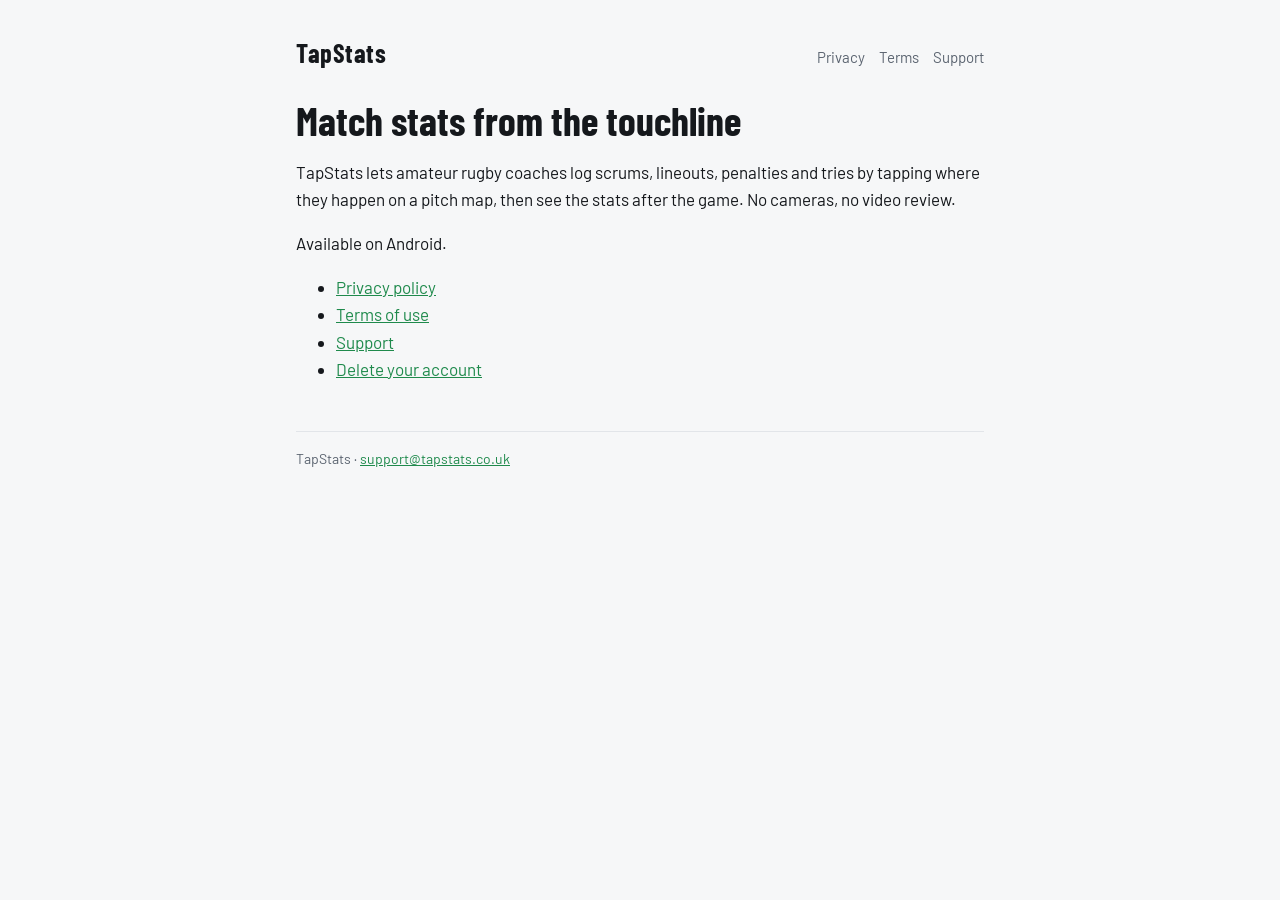
<file: index.html>
<!doctype html>
<html lang="en-GB">
<head>
<meta charset="utf-8">
<meta name="viewport" content="width=device-width, initial-scale=1">
<title>TapStats</title>
<link rel="preconnect" href="https://fonts.googleapis.com">
<link href="https://fonts.googleapis.com/css2?family=Barlow:wght@400;600&family=Barlow+Condensed:wght@700&display=swap" rel="stylesheet">
<link rel="stylesheet" href="style.css">
</head>
<body>
<main>
<header class="site">
  <a class="brand" href="./">TapStats</a>
  <nav><a href="privacy/">Privacy</a><a href="terms/">Terms</a><a href="support/">Support</a></nav>
</header>
<h1>Match stats from the touchline</h1>
<p>TapStats lets amateur rugby coaches log scrums, lineouts, penalties and tries by tapping where they happen on a pitch map, then see the stats after the game. No cameras, no video review.</p>
<p>Available on Android.</p>
<ul>
  <li><a href="privacy/">Privacy policy</a></li>
  <li><a href="terms/">Terms of use</a></li>
  <li><a href="support/">Support</a></li>
  <li><a href="delete-account/">Delete your account</a></li>
</ul>
<footer>TapStats · <a href="mailto:support@tapstats.co.uk">support@tapstats.co.uk</a></footer>
</main>
</body>
</html>
</file>
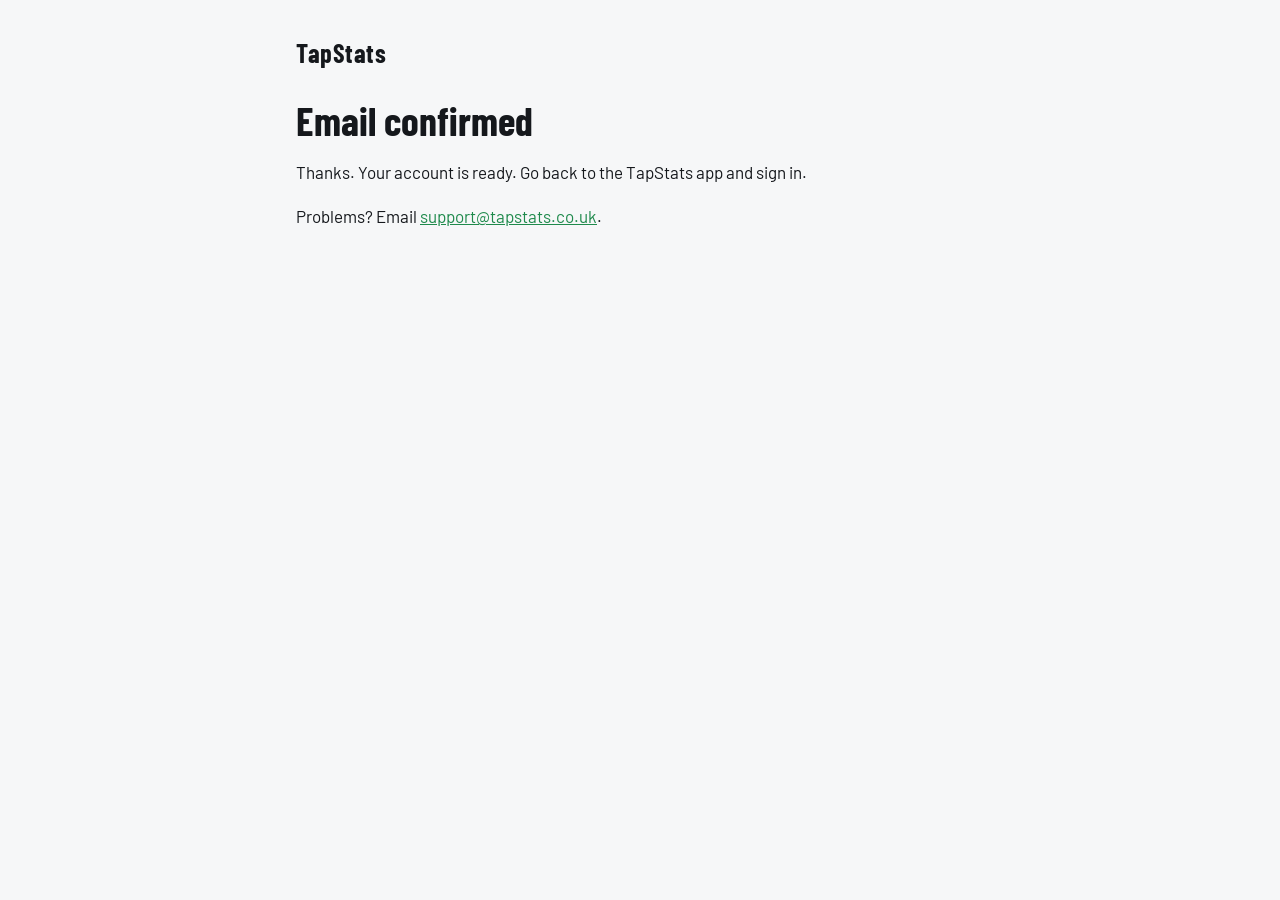
<file: confirmed/index.html>
<!doctype html>
<html lang="en-GB">
<head>
<meta charset="utf-8">
<meta name="viewport" content="width=device-width, initial-scale=1">
<title>Email confirmed · TapStats</title>
<link rel="preconnect" href="https://fonts.googleapis.com">
<link href="https://fonts.googleapis.com/css2?family=Barlow:wght@400;600&family=Barlow+Condensed:wght@700&display=swap" rel="stylesheet">
<link rel="stylesheet" href="../style.css">
</head>
<body>
<main>
<header class="site"><a class="brand" href="../">TapStats</a></header>
<h1>Email confirmed</h1>
<p>Thanks. Your account is ready. Go back to the TapStats app and sign in.</p>
<p>Problems? Email <a href="mailto:support@tapstats.co.uk">support@tapstats.co.uk</a>.</p>
</main>
</body>
</html>
</file>
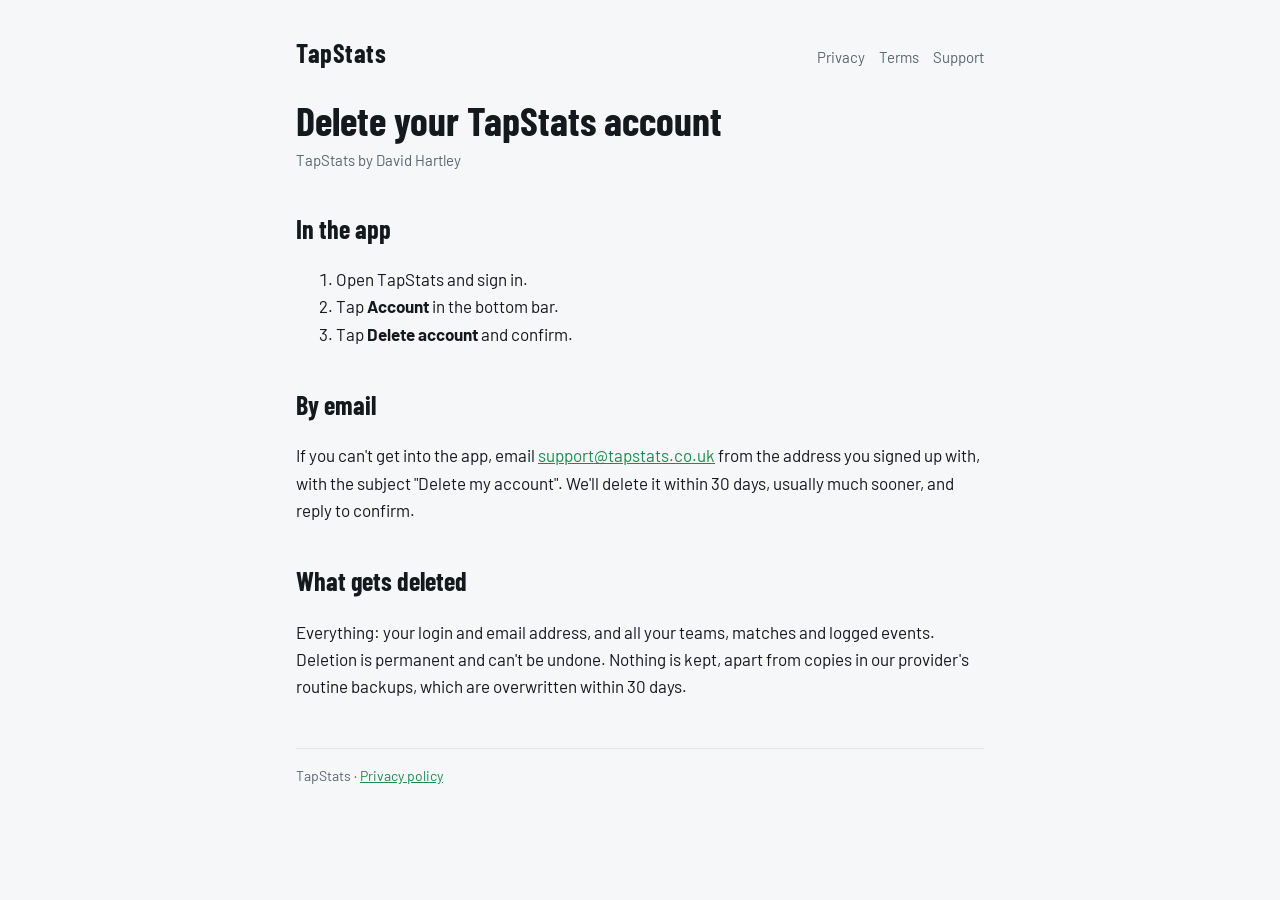
<file: delete-account/index.html>
<!doctype html>
<html lang="en-GB">
<head>
<meta charset="utf-8">
<meta name="viewport" content="width=device-width, initial-scale=1">
<title>Delete your account · TapStats</title>
<link rel="preconnect" href="https://fonts.googleapis.com">
<link href="https://fonts.googleapis.com/css2?family=Barlow:wght@400;600&family=Barlow+Condensed:wght@700&display=swap" rel="stylesheet">
<link rel="stylesheet" href="../style.css">
</head>
<body>
<main>
<header class="site">
  <a class="brand" href="../">TapStats</a>
  <nav><a href="../privacy/">Privacy</a><a href="../terms/">Terms</a><a href="../support/">Support</a></nav>
</header>

<h1>Delete your TapStats account</h1>
<p class="meta">TapStats by David Hartley</p>

<h2>In the app</h2>
<ol>
  <li>Open TapStats and sign in.</li>
  <li>Tap <strong>Account</strong> in the bottom bar.</li>
  <li>Tap <strong>Delete account</strong> and confirm.</li>
</ol>

<h2>By email</h2>
<p>If you can't get into the app, email <a href="mailto:support@tapstats.co.uk?subject=Delete%20my%20TapStats%20account">support@tapstats.co.uk</a> from the address you signed up with, with the subject "Delete my account". We'll delete it within 30 days, usually much sooner, and reply to confirm.</p>

<h2>What gets deleted</h2>
<p>Everything: your login and email address, and all your teams, matches and logged events. Deletion is permanent and can't be undone. Nothing is kept, apart from copies in our provider's routine backups, which are overwritten within 30 days.</p>

<footer>TapStats · <a href="../privacy/">Privacy policy</a></footer>
</main>
</body>
</html>
</file>
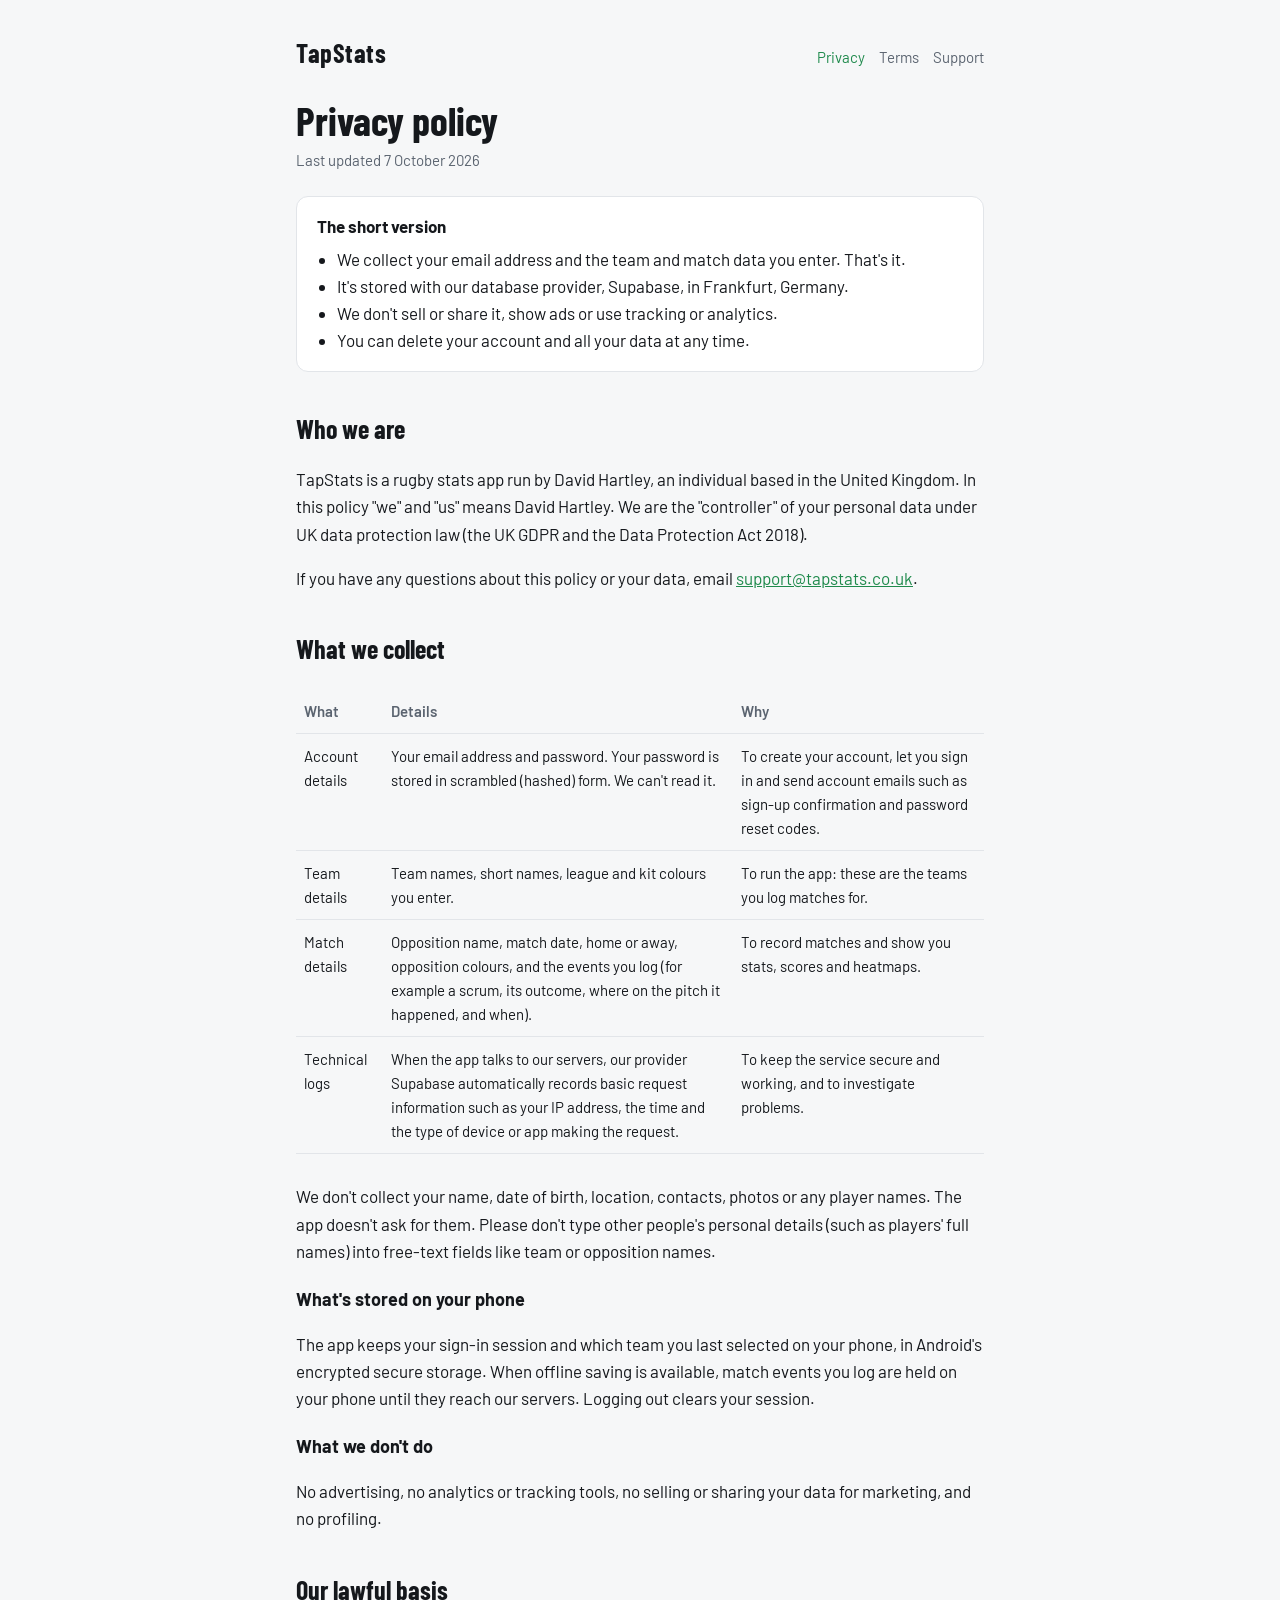
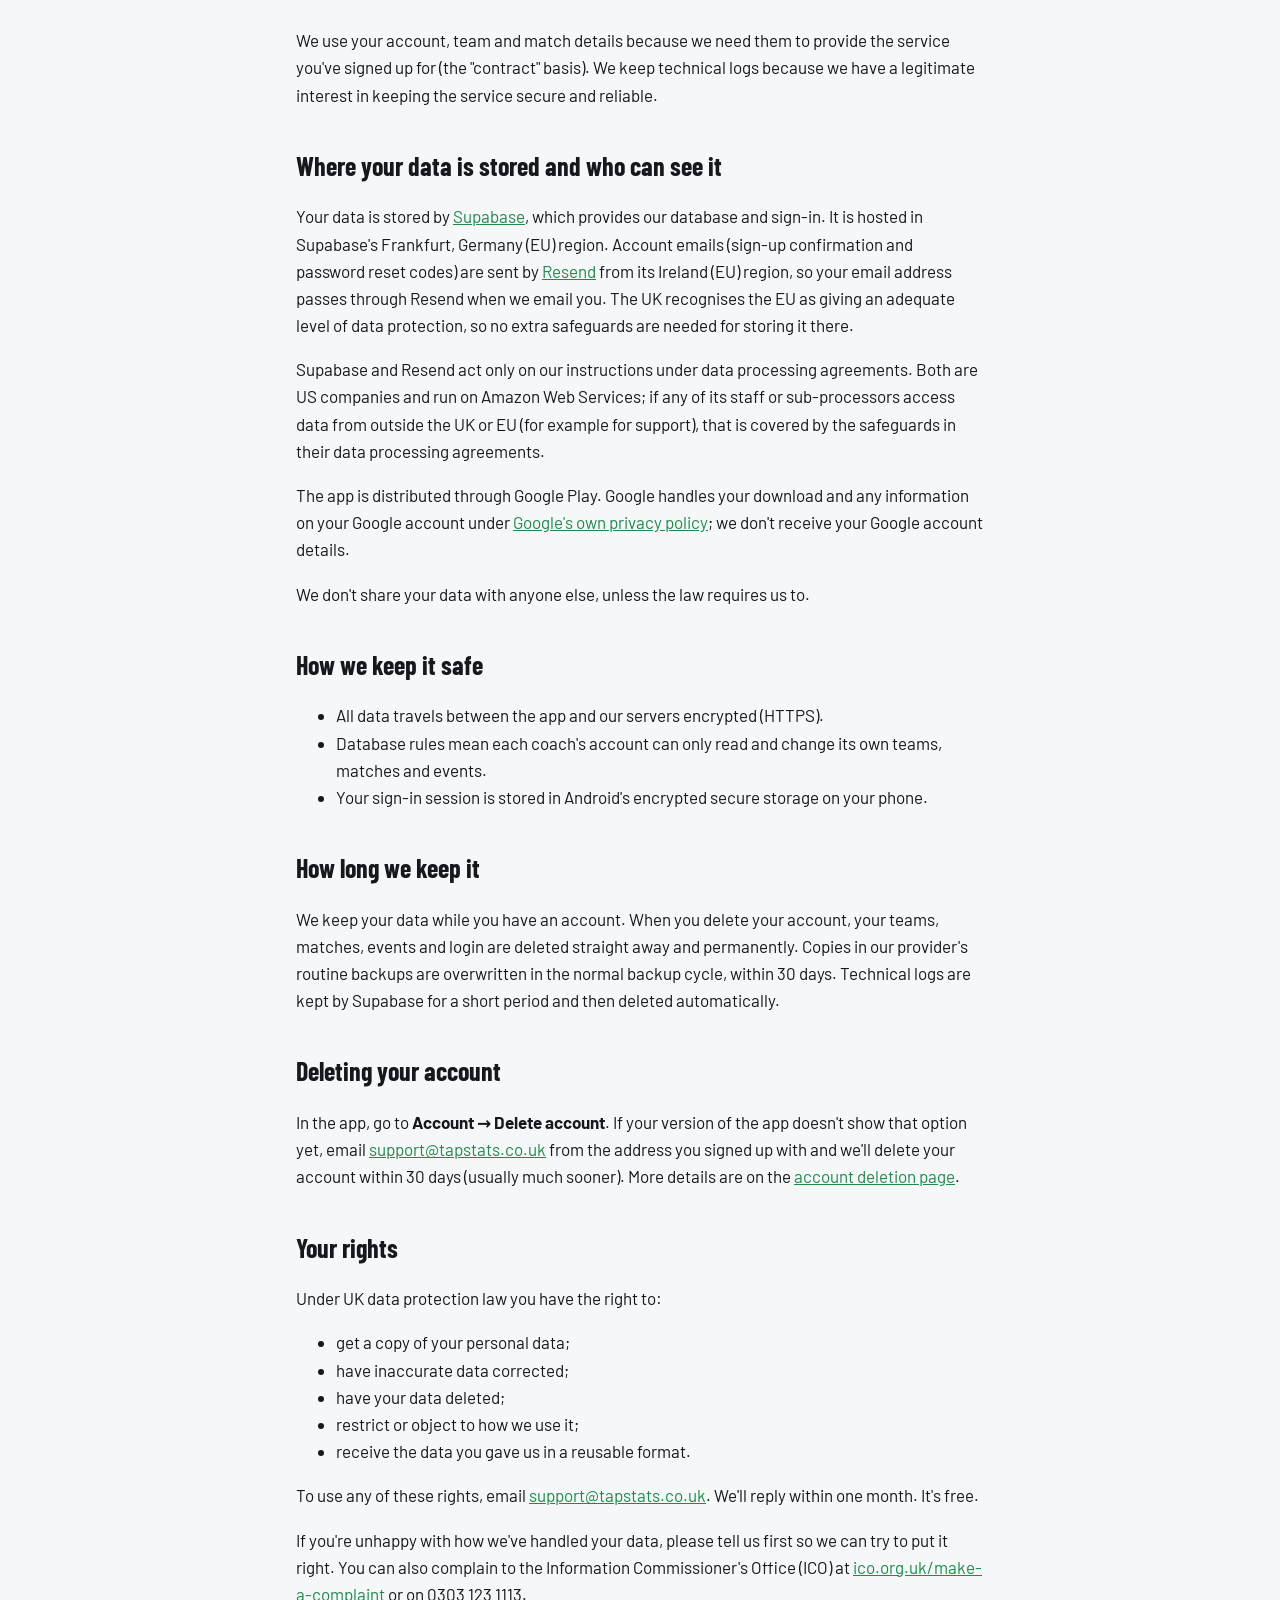
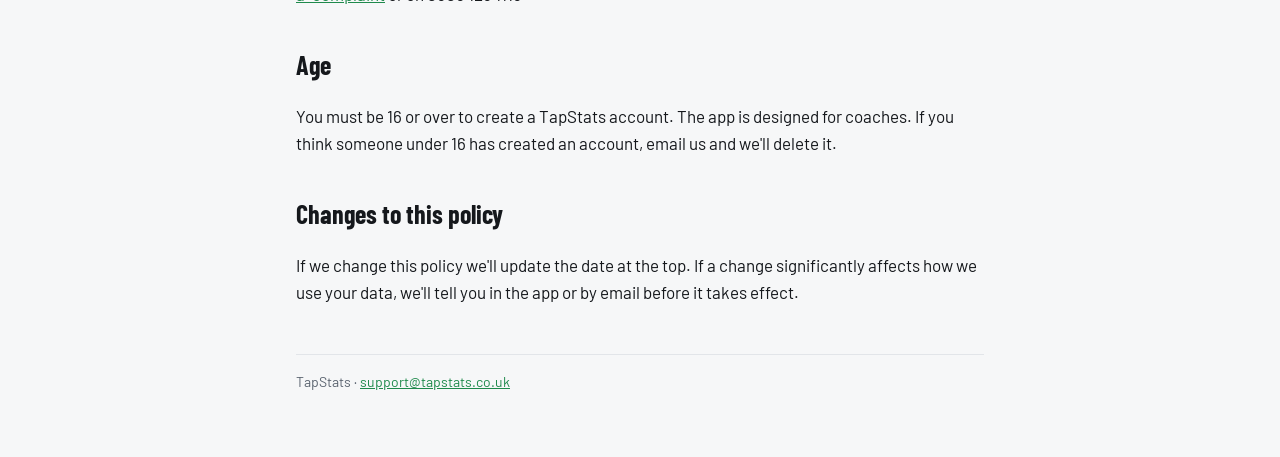
<file: privacy/index.html>
<!doctype html>
<html lang="en-GB">
<head>
<meta charset="utf-8">
<meta name="viewport" content="width=device-width, initial-scale=1">
<title>Privacy policy · TapStats</title>
<link rel="preconnect" href="https://fonts.googleapis.com">
<link href="https://fonts.googleapis.com/css2?family=Barlow:wght@400;600&family=Barlow+Condensed:wght@700&display=swap" rel="stylesheet">
<link rel="stylesheet" href="../style.css">
</head>
<body>
<main>
<header class="site">
  <a class="brand" href="../">TapStats</a>
  <nav><a href="../privacy/" aria-current="page">Privacy</a><a href="../terms/">Terms</a><a href="../support/">Support</a></nav>
</header>

<h1>Privacy policy</h1>
<p class="meta">Last updated 7 October 2026</p>

<div class="summary">
  <strong>The short version</strong>
  <ul>
    <li>We collect your email address and the team and match data you enter. That's it.</li>
    <li>It's stored with our database provider, Supabase, in Frankfurt, Germany.</li>
    <li>We don't sell or share it, show ads or use tracking or analytics.</li>
    <li>You can delete your account and all your data at any time.</li>
  </ul>
</div>

<h2>Who we are</h2>
<p>TapStats is a rugby stats app run by David Hartley, an individual based in the United Kingdom. In this policy "we" and "us" means David Hartley. We are the "controller" of your personal data under UK data protection law (the UK GDPR and the Data Protection Act 2018).</p>
<p>If you have any questions about this policy or your data, email <a href="mailto:support@tapstats.co.uk">support@tapstats.co.uk</a>.</p>

<h2>What we collect</h2>
<div class="table-wrap">
<table>
  <tr><th>What</th><th>Details</th><th>Why</th></tr>
  <tr><td>Account details</td><td>Your email address and password. Your password is stored in scrambled (hashed) form. We can't read it.</td><td>To create your account, let you sign in and send account emails such as sign-up confirmation and password reset codes.</td></tr>
  <tr><td>Team details</td><td>Team names, short names, league and kit colours you enter.</td><td>To run the app: these are the teams you log matches for.</td></tr>
  <tr><td>Match details</td><td>Opposition name, match date, home or away, opposition colours, and the events you log (for example a scrum, its outcome, where on the pitch it happened, and when).</td><td>To record matches and show you stats, scores and heatmaps.</td></tr>
  <tr><td>Technical logs</td><td>When the app talks to our servers, our provider Supabase automatically records basic request information such as your IP address, the time and the type of device or app making the request.</td><td>To keep the service secure and working, and to investigate problems.</td></tr>
</table>
</div>
<p>We don't collect your name, date of birth, location, contacts, photos or any player names. The app doesn't ask for them. Please don't type other people's personal details (such as players' full names) into free-text fields like team or opposition names.</p>

<h3>What's stored on your phone</h3>
<p>The app keeps your sign-in session and which team you last selected on your phone, in Android's encrypted secure storage. When offline saving is available, match events you log are held on your phone until they reach our servers. Logging out clears your session.</p>

<h3>What we don't do</h3>
<p>No advertising, no analytics or tracking tools, no selling or sharing your data for marketing, and no profiling.</p>

<h2>Our lawful basis</h2>
<p>We use your account, team and match details because we need them to provide the service you've signed up for (the "contract" basis). We keep technical logs because we have a legitimate interest in keeping the service secure and reliable.</p>

<h2>Where your data is stored and who can see it</h2>
<p>Your data is stored by <a href="https://supabase.com/privacy">Supabase</a>, which provides our database and sign-in. It is hosted in Supabase's Frankfurt, Germany (EU) region. Account emails (sign-up confirmation and password reset codes) are sent by <a href="https://resend.com/legal/privacy-policy">Resend</a> from its Ireland (EU) region, so your email address passes through Resend when we email you. The UK recognises the EU as giving an adequate level of data protection, so no extra safeguards are needed for storing it there.</p>
<p>Supabase and Resend act only on our instructions under data processing agreements. Both are US companies and run on Amazon Web Services; if any of its staff or sub-processors access data from outside the UK or EU (for example for support), that is covered by the safeguards in their data processing agreements.</p>
<p>The app is distributed through Google Play. Google handles your download and any information on your Google account under <a href="https://policies.google.com/privacy">Google's own privacy policy</a>; we don't receive your Google account details.</p>
<p>We don't share your data with anyone else, unless the law requires us to.</p>

<h2>How we keep it safe</h2>
<ul>
  <li>All data travels between the app and our servers encrypted (HTTPS).</li>
  <li>Database rules mean each coach's account can only read and change its own teams, matches and events.</li>
  <li>Your sign-in session is stored in Android's encrypted secure storage on your phone.</li>
</ul>

<h2>How long we keep it</h2>
<p>We keep your data while you have an account. When you delete your account, your teams, matches, events and login are deleted straight away and permanently. Copies in our provider's routine backups are overwritten in the normal backup cycle, within 30 days. Technical logs are kept by Supabase for a short period and then deleted automatically.</p>

<h2>Deleting your account</h2>
<p>In the app, go to <strong>Account → Delete account</strong>. If your version of the app doesn't show that option yet, email <a href="mailto:support@tapstats.co.uk">support@tapstats.co.uk</a> from the address you signed up with and we'll delete your account within 30 days (usually much sooner). More details are on the <a href="../delete-account/">account deletion page</a>.</p>

<h2>Your rights</h2>
<p>Under UK data protection law you have the right to:</p>
<ul>
  <li>get a copy of your personal data;</li>
  <li>have inaccurate data corrected;</li>
  <li>have your data deleted;</li>
  <li>restrict or object to how we use it;</li>
  <li>receive the data you gave us in a reusable format.</li>
</ul>
<p>To use any of these rights, email <a href="mailto:support@tapstats.co.uk">support@tapstats.co.uk</a>. We'll reply within one month. It's free.</p>
<p>If you're unhappy with how we've handled your data, please tell us first so we can try to put it right. You can also complain to the Information Commissioner's Office (ICO) at <a href="https://ico.org.uk/make-a-complaint/">ico.org.uk/make-a-complaint</a> or on 0303 123 1113.</p>

<h2>Age</h2>
<p>You must be 16 or over to create a TapStats account. The app is designed for coaches. If you think someone under 16 has created an account, email us and we'll delete it.</p>

<h2>Changes to this policy</h2>
<p>If we change this policy we'll update the date at the top. If a change significantly affects how we use your data, we'll tell you in the app or by email before it takes effect.</p>

<footer>TapStats · <a href="mailto:support@tapstats.co.uk">support@tapstats.co.uk</a></footer>
</main>
</body>
</html>
</file>
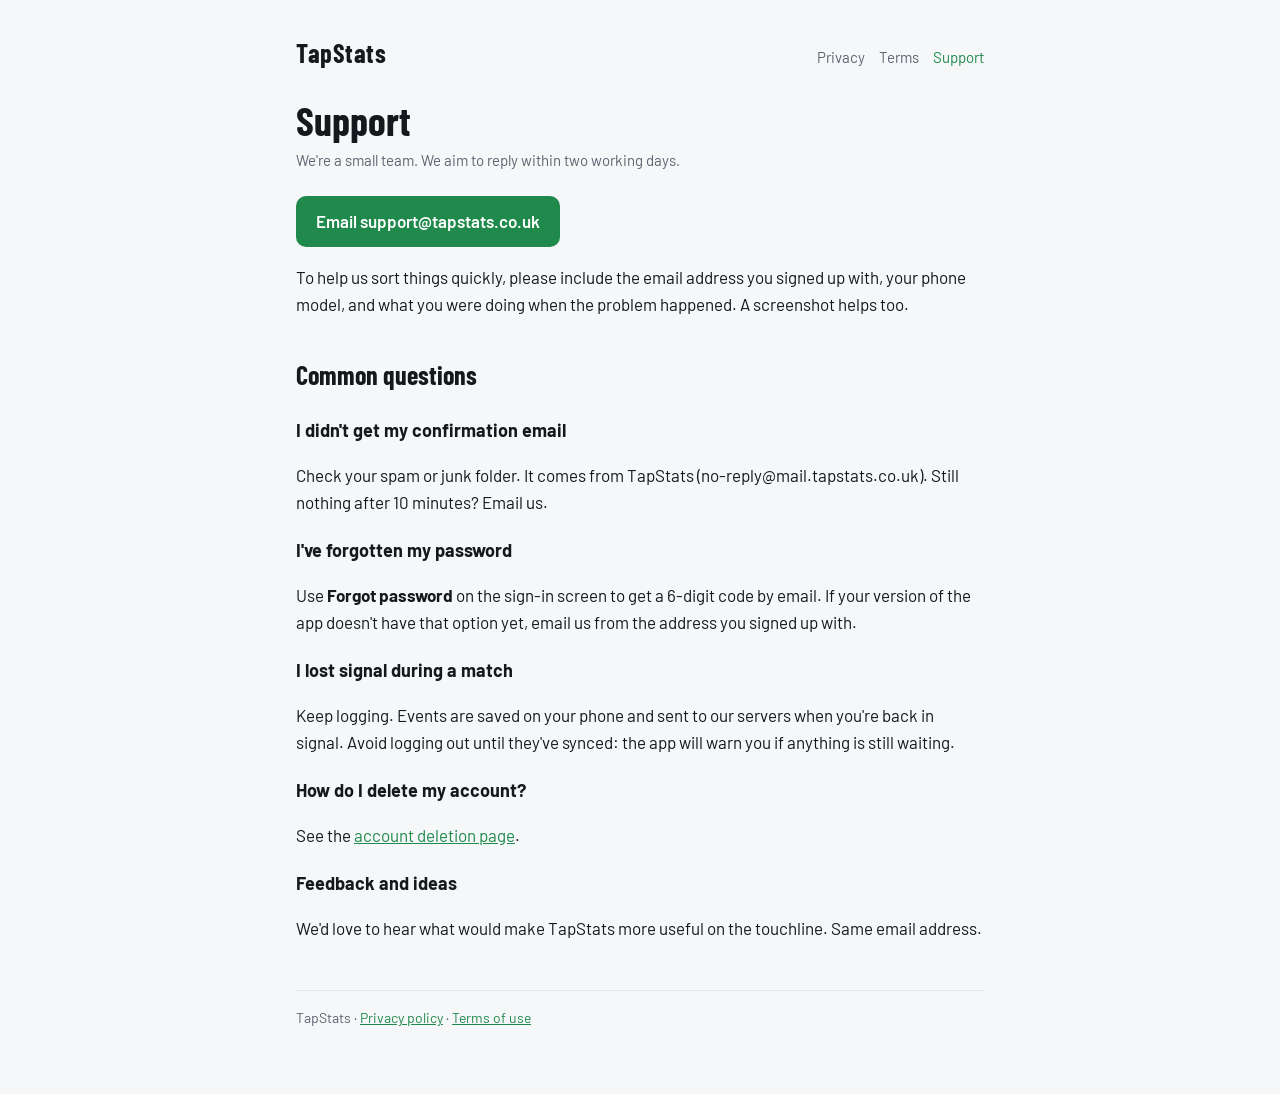
<file: support/index.html>
<!doctype html>
<html lang="en-GB">
<head>
<meta charset="utf-8">
<meta name="viewport" content="width=device-width, initial-scale=1">
<title>Support · TapStats</title>
<link rel="preconnect" href="https://fonts.googleapis.com">
<link href="https://fonts.googleapis.com/css2?family=Barlow:wght@400;600&family=Barlow+Condensed:wght@700&display=swap" rel="stylesheet">
<link rel="stylesheet" href="../style.css">
</head>
<body>
<main>
<header class="site">
  <a class="brand" href="../">TapStats</a>
  <nav><a href="../privacy/">Privacy</a><a href="../terms/">Terms</a><a href="../support/" aria-current="page">Support</a></nav>
</header>

<h1>Support</h1>
<p class="meta">We're a small team. We aim to reply within two working days.</p>

<p><a class="button" href="mailto:support@tapstats.co.uk?subject=TapStats%20support">Email support@tapstats.co.uk</a></p>
<p>To help us sort things quickly, please include the email address you signed up with, your phone model, and what you were doing when the problem happened. A screenshot helps too.</p>

<h2>Common questions</h2>

<h3>I didn't get my confirmation email</h3>
<p>Check your spam or junk folder. It comes from TapStats (no-reply@mail.tapstats.co.uk). Still nothing after 10 minutes? Email us.</p>

<h3>I've forgotten my password</h3>
<p>Use <strong>Forgot password</strong> on the sign-in screen to get a 6-digit code by email. If your version of the app doesn't have that option yet, email us from the address you signed up with.</p>

<h3>I lost signal during a match</h3>
<p>Keep logging. Events are saved on your phone and sent to our servers when you're back in signal. Avoid logging out until they've synced: the app will warn you if anything is still waiting.</p>

<h3>How do I delete my account?</h3>
<p>See the <a href="../delete-account/">account deletion page</a>.</p>

<h3>Feedback and ideas</h3>
<p>We'd love to hear what would make TapStats more useful on the touchline. Same email address.</p>

<footer>TapStats · <a href="../privacy/">Privacy policy</a> · <a href="../terms/">Terms of use</a></footer>
</main>
</body>
</html>
</file>
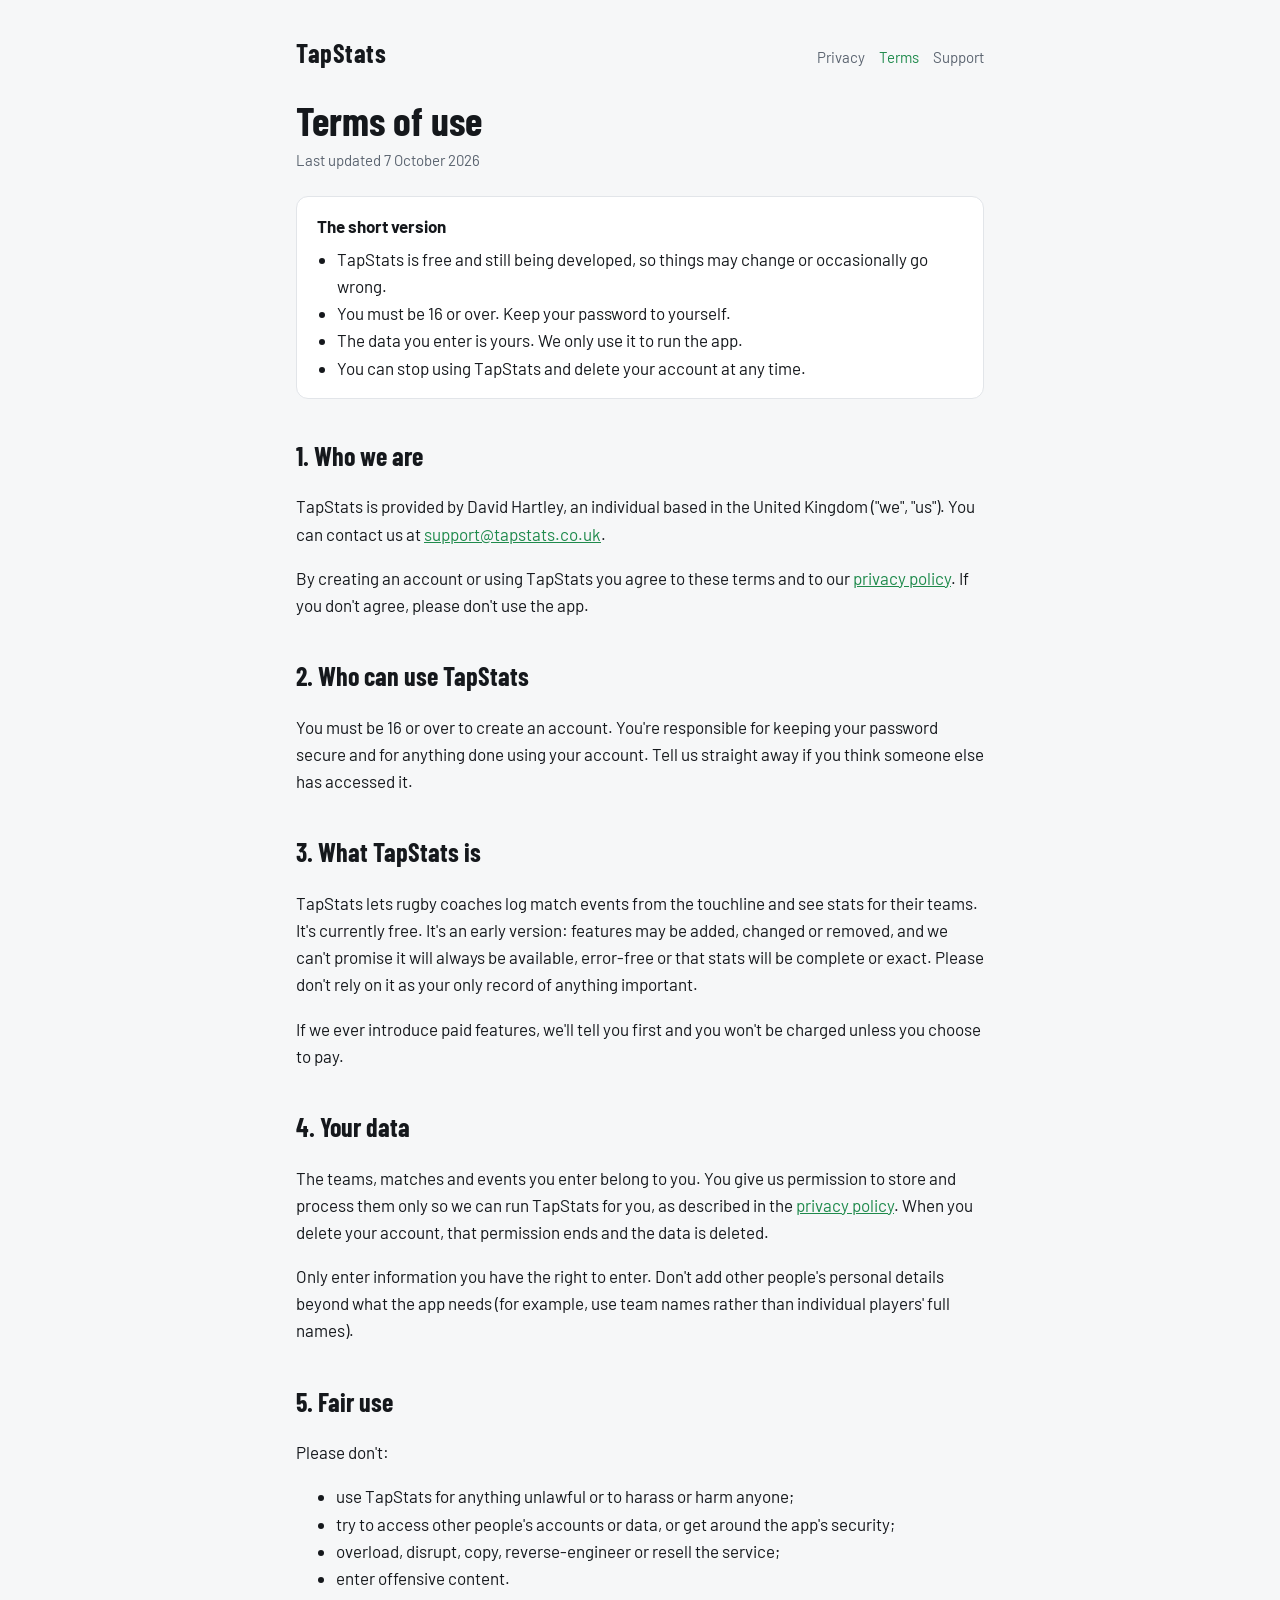
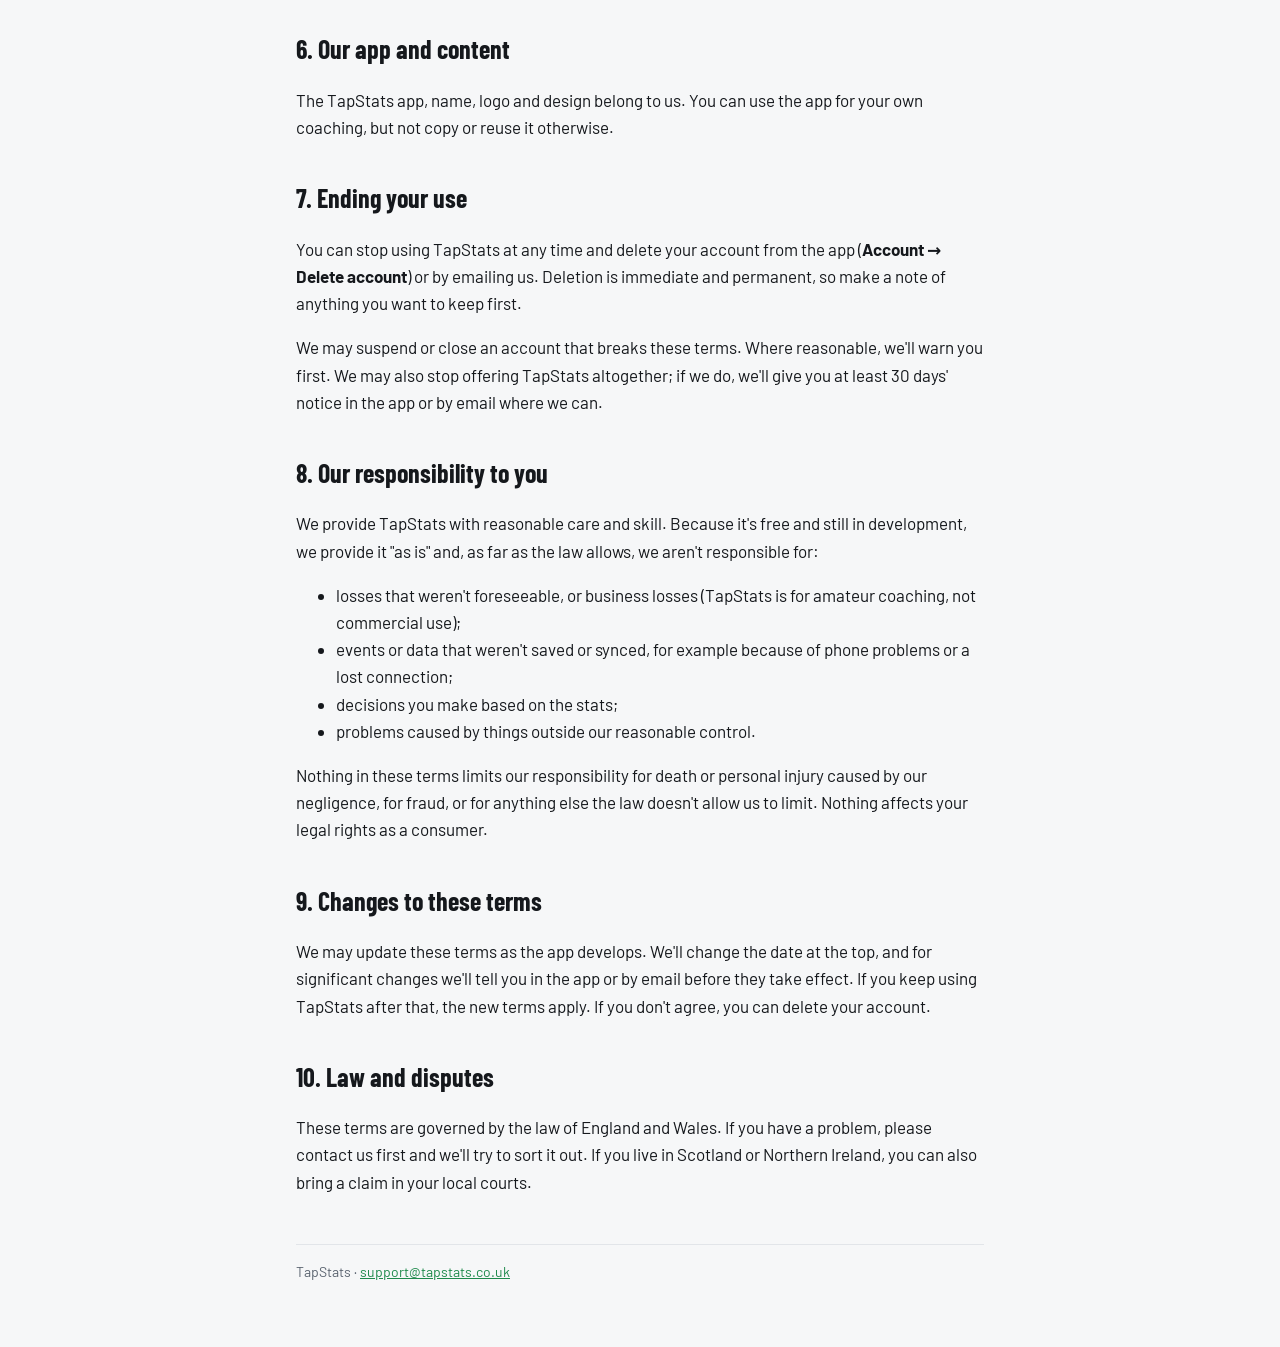
<file: terms/index.html>
<!doctype html>
<html lang="en-GB">
<head>
<meta charset="utf-8">
<meta name="viewport" content="width=device-width, initial-scale=1">
<title>Terms of use · TapStats</title>
<link rel="preconnect" href="https://fonts.googleapis.com">
<link href="https://fonts.googleapis.com/css2?family=Barlow:wght@400;600&family=Barlow+Condensed:wght@700&display=swap" rel="stylesheet">
<link rel="stylesheet" href="../style.css">
</head>
<body>
<main>
<header class="site">
  <a class="brand" href="../">TapStats</a>
  <nav><a href="../privacy/">Privacy</a><a href="../terms/" aria-current="page">Terms</a><a href="../support/">Support</a></nav>
</header>

<h1>Terms of use</h1>
<p class="meta">Last updated 7 October 2026</p>

<div class="summary">
  <strong>The short version</strong>
  <ul>
    <li>TapStats is free and still being developed, so things may change or occasionally go wrong.</li>
    <li>You must be 16 or over. Keep your password to yourself.</li>
    <li>The data you enter is yours. We only use it to run the app.</li>
    <li>You can stop using TapStats and delete your account at any time.</li>
  </ul>
</div>

<h2>1. Who we are</h2>
<p>TapStats is provided by David Hartley, an individual based in the United Kingdom ("we", "us"). You can contact us at <a href="mailto:support@tapstats.co.uk">support@tapstats.co.uk</a>.</p>
<p>By creating an account or using TapStats you agree to these terms and to our <a href="../privacy/">privacy policy</a>. If you don't agree, please don't use the app.</p>

<h2>2. Who can use TapStats</h2>
<p>You must be 16 or over to create an account. You're responsible for keeping your password secure and for anything done using your account. Tell us straight away if you think someone else has accessed it.</p>

<h2>3. What TapStats is</h2>
<p>TapStats lets rugby coaches log match events from the touchline and see stats for their teams. It's currently free. It's an early version: features may be added, changed or removed, and we can't promise it will always be available, error-free or that stats will be complete or exact. Please don't rely on it as your only record of anything important.</p>
<p>If we ever introduce paid features, we'll tell you first and you won't be charged unless you choose to pay.</p>

<h2>4. Your data</h2>
<p>The teams, matches and events you enter belong to you. You give us permission to store and process them only so we can run TapStats for you, as described in the <a href="../privacy/">privacy policy</a>. When you delete your account, that permission ends and the data is deleted.</p>
<p>Only enter information you have the right to enter. Don't add other people's personal details beyond what the app needs (for example, use team names rather than individual players' full names).</p>

<h2>5. Fair use</h2>
<p>Please don't:</p>
<ul>
  <li>use TapStats for anything unlawful or to harass or harm anyone;</li>
  <li>try to access other people's accounts or data, or get around the app's security;</li>
  <li>overload, disrupt, copy, reverse-engineer or resell the service;</li>
  <li>enter offensive content.</li>
</ul>

<h2>6. Our app and content</h2>
<p>The TapStats app, name, logo and design belong to us. You can use the app for your own coaching, but not copy or reuse it otherwise.</p>

<h2>7. Ending your use</h2>
<p>You can stop using TapStats at any time and delete your account from the app (<strong>Account → Delete account</strong>) or by emailing us. Deletion is immediate and permanent, so make a note of anything you want to keep first.</p>
<p>We may suspend or close an account that breaks these terms. Where reasonable, we'll warn you first. We may also stop offering TapStats altogether; if we do, we'll give you at least 30 days' notice in the app or by email where we can.</p>

<h2>8. Our responsibility to you</h2>
<p>We provide TapStats with reasonable care and skill. Because it's free and still in development, we provide it "as is" and, as far as the law allows, we aren't responsible for:</p>
<ul>
  <li>losses that weren't foreseeable, or business losses (TapStats is for amateur coaching, not commercial use);</li>
  <li>events or data that weren't saved or synced, for example because of phone problems or a lost connection;</li>
  <li>decisions you make based on the stats;</li>
  <li>problems caused by things outside our reasonable control.</li>
</ul>
<p>Nothing in these terms limits our responsibility for death or personal injury caused by our negligence, for fraud, or for anything else the law doesn't allow us to limit. Nothing affects your legal rights as a consumer.</p>

<h2>9. Changes to these terms</h2>
<p>We may update these terms as the app develops. We'll change the date at the top, and for significant changes we'll tell you in the app or by email before they take effect. If you keep using TapStats after that, the new terms apply. If you don't agree, you can delete your account.</p>

<h2>10. Law and disputes</h2>
<p>These terms are governed by the law of England and Wales. If you have a problem, please contact us first and we'll try to sort it out. If you live in Scotland or Northern Ireland, you can also bring a claim in your local courts.</p>

<footer>TapStats · <a href="mailto:support@tapstats.co.uk">support@tapstats.co.uk</a></footer>
</main>
</body>
</html>
</file>
<file: style.css>
:root {
  --bg: #f6f7f8;
  --card: #ffffff;
  --text: #15181c;
  --muted: #5b6470;
  --line: #e2e5e9;
  --accent: #1f8a4c;
}
@media (prefers-color-scheme: dark) {
  :root {
    --bg: #111418;
    --card: #191d22;
    --text: #eef1f4;
    --muted: #9aa4af;
    --line: #2a3038;
    --accent: #4cc27f;
  }
}
* { box-sizing: border-box; }
body {
  margin: 0;
  background: var(--bg);
  color: var(--text);
  font-family: "Barlow", system-ui, -apple-system, "Segoe UI", Roboto, sans-serif;
  font-size: 17px;
  line-height: 1.6;
}
main { max-width: 720px; margin: 0 auto; padding: 32px 16px 64px; }
header.site { display: flex; align-items: baseline; justify-content: space-between; gap: 12px; flex-wrap: wrap; margin-bottom: 24px; }
header.site a.brand { font-family: "Barlow Condensed", "Barlow", sans-serif; font-weight: 700; font-size: 26px; letter-spacing: 0.02em; color: var(--text); text-decoration: none; }
nav a { color: var(--muted); text-decoration: none; margin-left: 14px; font-size: 15px; }
nav a:first-child { margin-left: 0; }
nav a:hover, nav a[aria-current="page"] { color: var(--accent); }
h1 { font-family: "Barlow Condensed", "Barlow", sans-serif; font-size: 40px; line-height: 1.1; margin: 0 0 6px; }
h2 { font-family: "Barlow Condensed", "Barlow", sans-serif; font-size: 26px; margin: 36px 0 8px; }
h3 { font-size: 18px; margin: 20px 0 4px; }
p.meta { color: var(--muted); margin: 0 0 24px; font-size: 15px; }
a { color: var(--accent); }
.summary { background: var(--card); border: 1px solid var(--line); border-radius: 12px; padding: 16px 20px; margin: 16px 0 8px; }
.summary ul { margin: 6px 0 0; padding-left: 20px; }
table { width: 100%; border-collapse: collapse; margin: 12px 0; font-size: 15px; }
th, td { text-align: left; vertical-align: top; padding: 10px 8px; border-bottom: 1px solid var(--line); }
th { color: var(--muted); font-weight: 600; }
.table-wrap { overflow-x: auto; }
footer { margin-top: 48px; padding-top: 16px; border-top: 1px solid var(--line); color: var(--muted); font-size: 14px; }
.button { display: inline-block; background: var(--accent); color: #fff; padding: 12px 20px; border-radius: 10px; text-decoration: none; font-weight: 600; }
</file>
